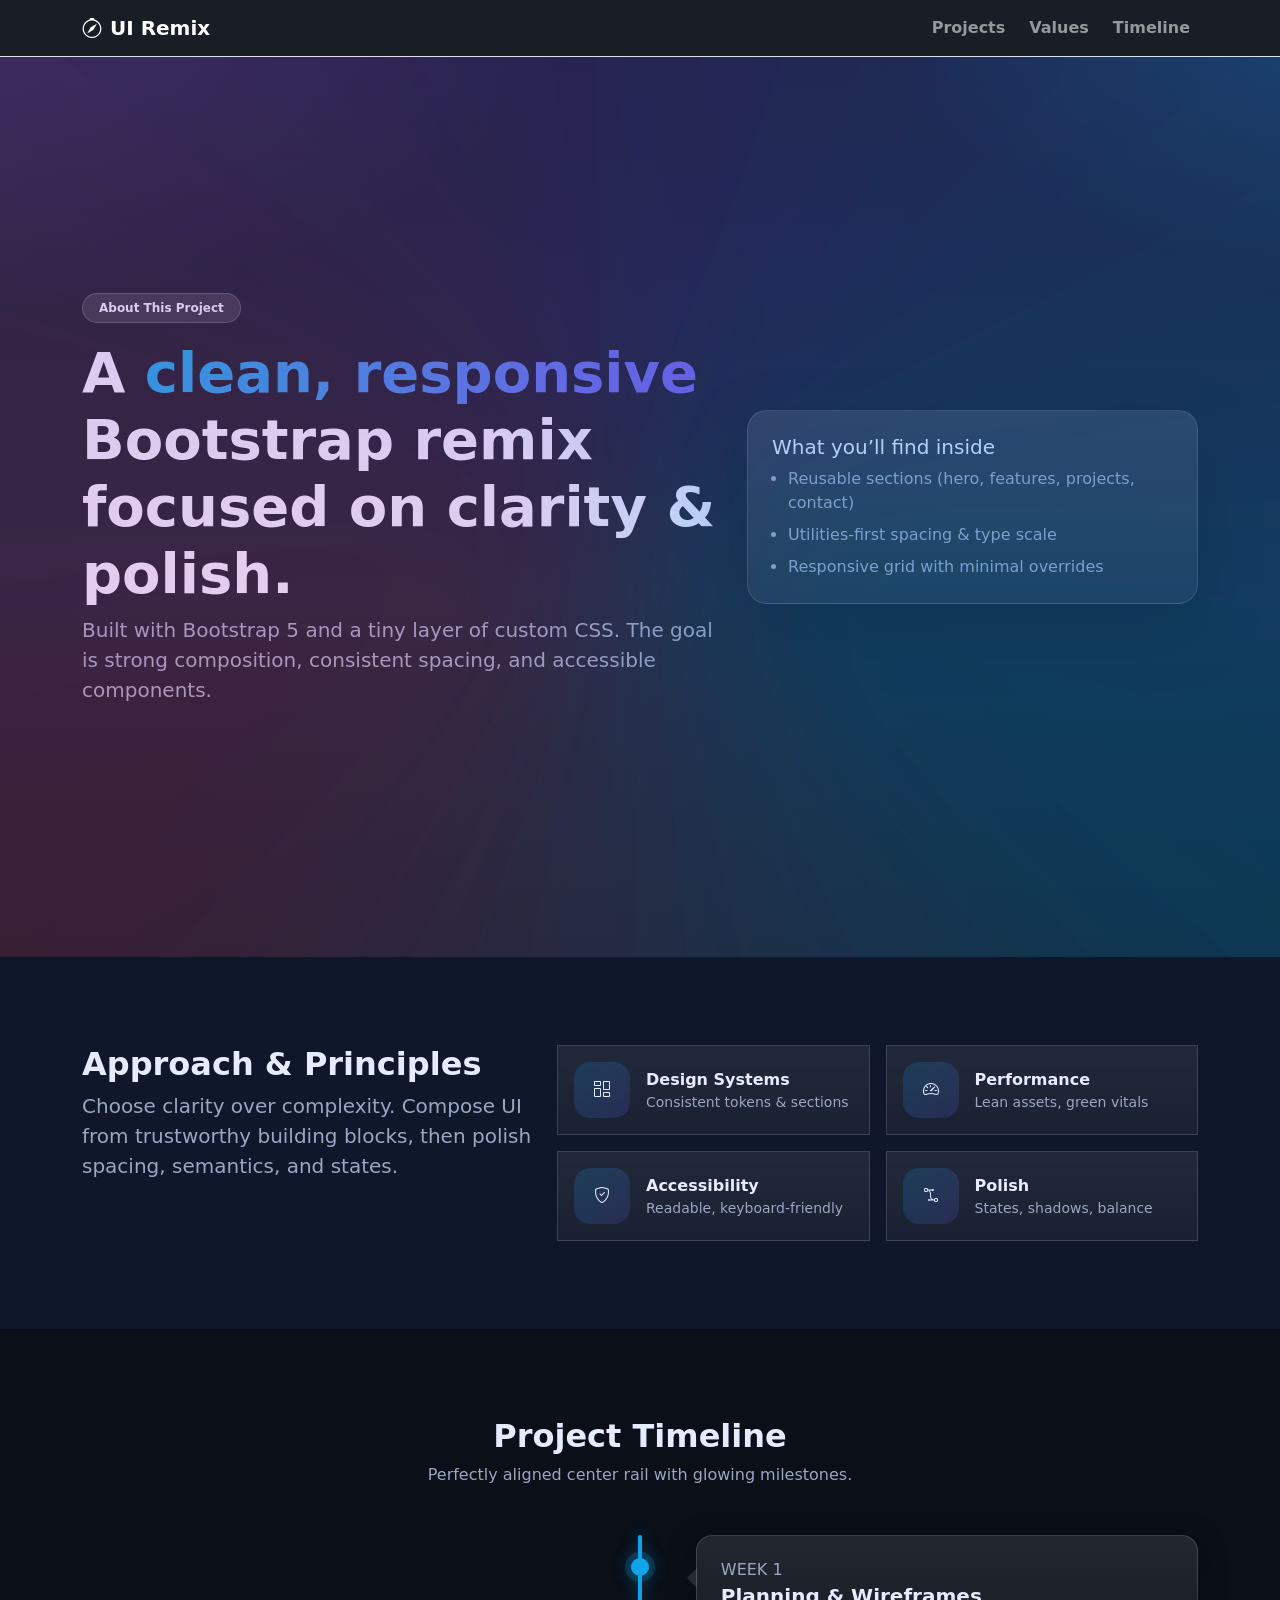
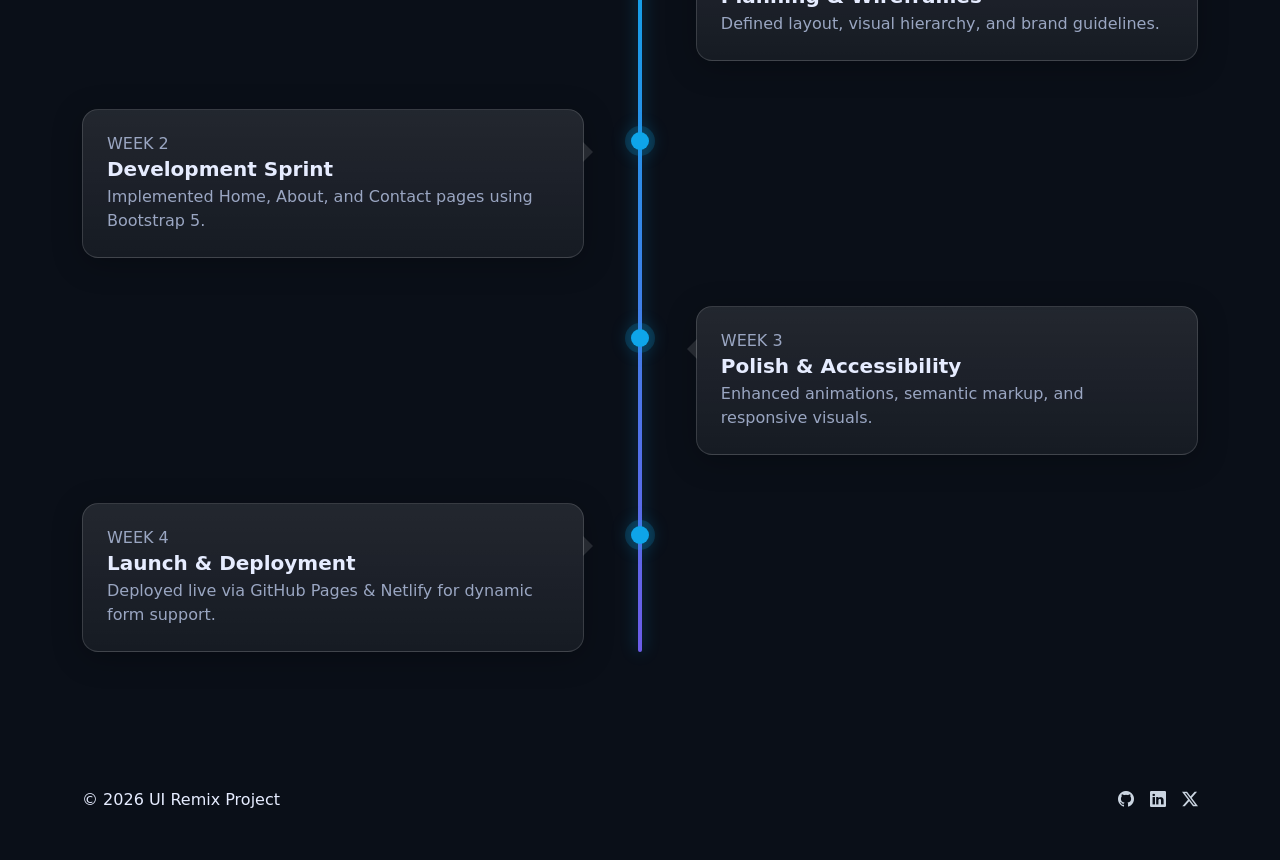
<file: about.html>
<!DOCTYPE html>
<html lang="en">
<head>
<meta charset="utf-8" />
<meta name="viewport" content="width=device-width, initial-scale=1" />
<title>About — UI Remix</title>

<!-- Bootstrap & Icons -->
<link href="https://cdn.jsdelivr.net/npm/bootstrap@5.3.3/dist/css/bootstrap.min.css" rel="stylesheet">
<link href="https://cdn.jsdelivr.net/npm/bootstrap-icons@1.11.3/font/bootstrap-icons.css" rel="stylesheet">

<style>
  :root{
    --violet:#6c5ce7;
    --cyan:#0ea5e9;
    --ink:#0b0f1a;
    --ink-2:#0f172a;
    --muted:#9aa6c2;
    --radius-xl:1.25rem;
  }
  html{scroll-behavior:smooth}
  body{font-family:Inter,system-ui,-apple-system,Segoe UI,Roboto,Ubuntu,Cantarell,Noto Sans,sans-serif;background:#0a0f18;color:#e6ecff}
  .text-weak{color:var(--muted)}
  .section{padding-block:5.5rem}

  /* NAVBAR */
  .navbar{backdrop-filter:saturate(180%) blur(10px)}
  .navbar .nav-link{font-weight:600}

  /* FULL-SCREEN HERO */
  .hero{
    min-height:100svh;
    display:grid; place-items:center;
    position:relative; overflow:hidden;
    background:
      radial-gradient(1200px 600px at -10% -10%, rgba(108,92,231,.25), transparent 60%),
      radial-gradient(1000px 580px at 110% -10%, rgba(14,165,233,.25), transparent 55%),
      linear-gradient(180deg,#0b0f1a 0%, #0f172a 60%, #0b0f1a 100%);
  }
  .hero::before,.hero::after{
    content:""; position:absolute; inset:-40%;
    background:conic-gradient(from 0deg, rgba(108,92,231,.18), rgba(14,165,233,.18), rgba(255,94,156,.12), rgba(108,92,231,.18));
    filter:blur(90px); animation:swirl 22s linear infinite;
  }
  .hero::after{animation-direction:reverse; animation-duration:28s; opacity:.7}
  @keyframes swirl{to{transform:rotate(360deg)}}

  .badge-soft{
    background:rgba(255,255,255,.12);
    border:1px solid rgba(255,255,255,.18);
    color:#e9edff;
  }
  .text-gradient{
    background:linear-gradient(90deg,var(--cyan),var(--violet));
    -webkit-background-clip:text; background-clip:text; color:transparent;
  }
  .hero-card{
    background:linear-gradient(180deg, rgba(255,255,255,.12), rgba(255,255,255,.06));
    border:1px solid rgba(255,255,255,.14);
    border-radius:var(--radius-xl);
    box-shadow:0 24px 60px rgba(0,0,0,.35);
  }

  /* CARDS */
  .card, .btn{border-radius:var(--radius-xl)}
  .card-glow{
    background:linear-gradient(180deg, rgba(255,255,255,.08), rgba(255,255,255,.04));
    border:1px solid rgba(255,255,255,.14);
    transition: transform .25s ease, box-shadow .25s ease, border-color .25s ease;
  }
  .card-glow:hover{
    transform: translateY(-6px);
    border-color: rgba(14,165,233,.45);
    box-shadow:0 26px 70px rgba(14,165,233,.12);
  }
  .icon-wrap{
    width:56px;height:56px;border-radius:16px;
    display:grid;place-items:center;
    background:linear-gradient(135deg, rgba(14,165,233,.18), rgba(108,92,231,.18));
  }

 /* === Refined Zig-Zag Timeline === */
.v-timeline{
  position:relative;
  display:flex;
  flex-direction:column;
  gap:3rem;
  margin-top:3rem;
}
.v-line{
  position:absolute;
  left:50%;
  top:0;
  bottom:0;
  width:4px;
  transform:translateX(-50%);
  background:linear-gradient(180deg,var(--cyan),var(--violet));
  border-radius:4px;
  box-shadow:0 0 16px rgba(14,165,233,.45);
  z-index:0;
}
.v-item{
  display:flex;
  align-items:flex-start;
  justify-content:space-between;
  position:relative;
  z-index:1;
}
.v-item:nth-child(even){flex-direction:row-reverse;}
.v-card{
  width:45%;
  background:linear-gradient(180deg,rgba(255,255,255,.10),rgba(255,255,255,.05));
  border:1px solid rgba(255,255,255,.14);
  border-radius:1rem;
  padding:1.5rem;
  box-shadow:0 6px 30px rgba(0,0,0,.25);
  position:relative;
}
.v-dot{
  position:absolute;
  top:2rem;
  left:50%;
  transform:translate(-50%,-50%);
  width:18px;height:18px;
  background:var(--cyan);
  border-radius:50%;
  box-shadow:0 0 0 6px rgba(14,165,233,.18),0 0 20px rgba(14,165,233,.45);
}
.v-item:nth-child(even) .v-card::after,
.v-item:nth-child(odd) .v-card::after{
  content:"";
  position:absolute;top:2rem;width:0;height:0;
  border:10px solid transparent;
}
.v-item:nth-child(odd) .v-card::after{
  right:-20px;border-left-color:rgba(255,255,255,.12);
}
.v-item:nth-child(even) .v-card::after{
  left:-20px;border-right-color:rgba(255,255,255,.12);
}
@media(max-width:992px){
  .v-line{left:16px;}
  .v-item,.v-item:nth-child(even){flex-direction:row;margin-left:1.5rem;}
  .v-card{width:100%}
  .v-dot{left:16px;}
  .v-item:nth-child(even) .v-card::after,
  .v-item:nth-child(odd) .v-card::after{display:none}
}

  /* FOOTER */
  footer{background:#0a0f18}
  footer a{color:#cbd5e1;text-decoration:none}
  footer a:hover{color:#fff}
</style>
</head>
<body>

<!-- NAVBAR -->
<nav class="navbar navbar-expand-lg navbar-dark bg-dark bg-opacity-75 sticky-top border-bottom">
  <div class="container">
    <a class="navbar-brand fw-bold" href="index.html"><i class="bi bi-compass me-2"></i>UI Remix</a>
    <button class="navbar-toggler" type="button" data-bs-toggle="collapse" data-bs-target="#nav"><span class="navbar-toggler-icon"></span></button>
    <div class="collapse navbar-collapse" id="nav">
      <ul class="navbar-nav ms-auto gap-lg-2">
        <li class="nav-item"><a class="nav-link" href="index.html#projects">Projects</a></li>
        <li class="nav-item"><a class="nav-link" href="#values">Values</a></li>
        <li class="nav-item"><a class="nav-link" href="#timeline">Timeline</a></li>
      </ul>
    </div>
  </div>
</nav>

<!-- FULL-SCREEN HERO -->
<header class="hero">
  <div class="container py-5">
    <div class="row align-items-center g-4">
      <div class="col-lg-7">
        <span class="badge badge-soft rounded-pill px-3 py-2">About This Project</span>
        <h1 class="display-4 fw-bold mt-3">
          A <span class="text-gradient">clean, responsive</span> Bootstrap remix focused on clarity & polish.
        </h1>
        <p class="lead text-weak">Built with Bootstrap 5 and a tiny layer of custom CSS. The goal is strong composition, consistent spacing, and accessible components.</p>
      </div>
      <div class="col-lg-5">
        <div class="hero-card p-4">
          <h5 class="mb-2">What you’ll find inside</h5>
          <ul class="text-weak m-0 ps-3">
            <li class="mb-2">Reusable sections (hero, features, projects, contact)</li>
            <li class="mb-2">Utilities-first spacing & type scale</li>
            <li>Responsive grid with minimal overrides</li>
          </ul>
        </div>
      </div>
    </div>
  </div>
</header>

<!-- VALUES / APPROACH -->
<section id="values" class="section" style="background:#0f172a">
  <div class="container">
    <div class="row g-4 align-items-start">
      <div class="col-lg-5">
        <h2 class="fw-bold mb-2">Approach & Principles</h2>
        <p class="lead text-weak">Choose clarity over complexity. Compose UI from trustworthy building blocks, then polish spacing, semantics, and states.</p>
      </div>
      <div class="col-lg-7">
        <div class="row g-3">
          <div class="col-sm-6">
            <div class="card-glow p-3 h-100">
              <div class="d-flex align-items-center gap-3">
                <div class="icon-wrap"><i class="bi bi-columns-gap"></i></div>
                <div><strong>Design Systems</strong><div class="text-weak small">Consistent tokens & sections</div></div>
              </div>
            </div>
          </div>
          <div class="col-sm-6">
            <div class="card-glow p-3 h-100">
              <div class="d-flex align-items-center gap-3">
                <div class="icon-wrap"><i class="bi bi-speedometer2"></i></div>
                <div><strong>Performance</strong><div class="text-weak small">Lean assets, green vitals</div></div>
              </div>
            </div>
          </div>
          <div class="col-sm-6">
            <div class="card-glow p-3 h-100">
              <div class="d-flex align-items-center gap-3">
                <div class="icon-wrap"><i class="bi bi-shield-check"></i></div>
                <div><strong>Accessibility</strong><div class="text-weak small">Readable, keyboard-friendly</div></div>
              </div>
            </div>
          </div>
          <div class="col-sm-6">
            <div class="card-glow p-3 h-100">
              <div class="d-flex align-items-center gap-3">
                <div class="icon-wrap"><i class="bi bi-bezier2"></i></div>
                <div><strong>Polish</strong><div class="text-weak small">States, shadows, balance</div></div>
              </div>
            </div>
          </div>
        </div>  
      </div>
    </div>
  </div>
</section>

<section id="timeline" class="section">
  <div class="container">
    <div class="text-center mb-5">
      <h2 class="fw-bold">Project Timeline</h2>
      <p class="text-weak">Perfectly aligned center rail with glowing milestones.</p>
    </div>

    <div class="v-timeline">
      <span class="v-line"></span>

      <div class="v-item">
        <span class="v-dot"></span>
        <div class="v-card">
          <h6 class="text-uppercase text-weak mb-1">Week 1</h6>
          <h5 class="fw-bold mb-1">Planning & Wireframes</h5>
          <p class="text-weak mb-0">Defined layout, visual hierarchy, and brand guidelines.</p>
        </div>
      </div>

      <div class="v-item">
        <span class="v-dot"></span>
        <div class="v-card">
          <h6 class="text-uppercase text-weak mb-1">Week 2</h6>
          <h5 class="fw-bold mb-1">Development Sprint</h5>
          <p class="text-weak mb-0">Implemented Home, About, and Contact pages using Bootstrap 5.</p>
        </div>
      </div>

      <div class="v-item">
        <span class="v-dot"></span>
        <div class="v-card">
          <h6 class="text-uppercase text-weak mb-1">Week 3</h6>
          <h5 class="fw-bold mb-1">Polish & Accessibility</h5>
          <p class="text-weak mb-0">Enhanced animations, semantic markup, and responsive visuals.</p>
        </div>
      </div>

      <div class="v-item">
        <span class="v-dot"></span>
        <div class="v-card">
          <h6 class="text-uppercase text-weak mb-1">Week 4</h6>
          <h5 class="fw-bold mb-1">Launch & Deployment</h5>
          <p class="text-weak mb-0">Deployed live via GitHub Pages & Netlify for dynamic form support.</p>
        </div>
      </div>

    </div>
  </div>
</section>

<!-- FOOTER -->
<footer class="py-5">
  <div class="container text-center text-md-start d-flex flex-column flex-md-row justify-content-between align-items-center gap-3">
    <div>© <span id="year"></span> UI Remix Project</div>
    <div class="d-flex gap-3">
      <a href="#"><i class="bi bi-github"></i></a>
      <a href="#"><i class="bi bi-linkedin"></i></a>
      <a href="#"><i class="bi bi-twitter-x"></i></a>
    </div>
  </div>
</footer>

<script src="https://cdn.jsdelivr.net/npm/bootstrap@5.3.3/dist/js/bootstrap.bundle.min.js"></script>
<script>document.getElementById('year').textContent=new Date().getFullYear()</script>
</body>
</html>
</file>
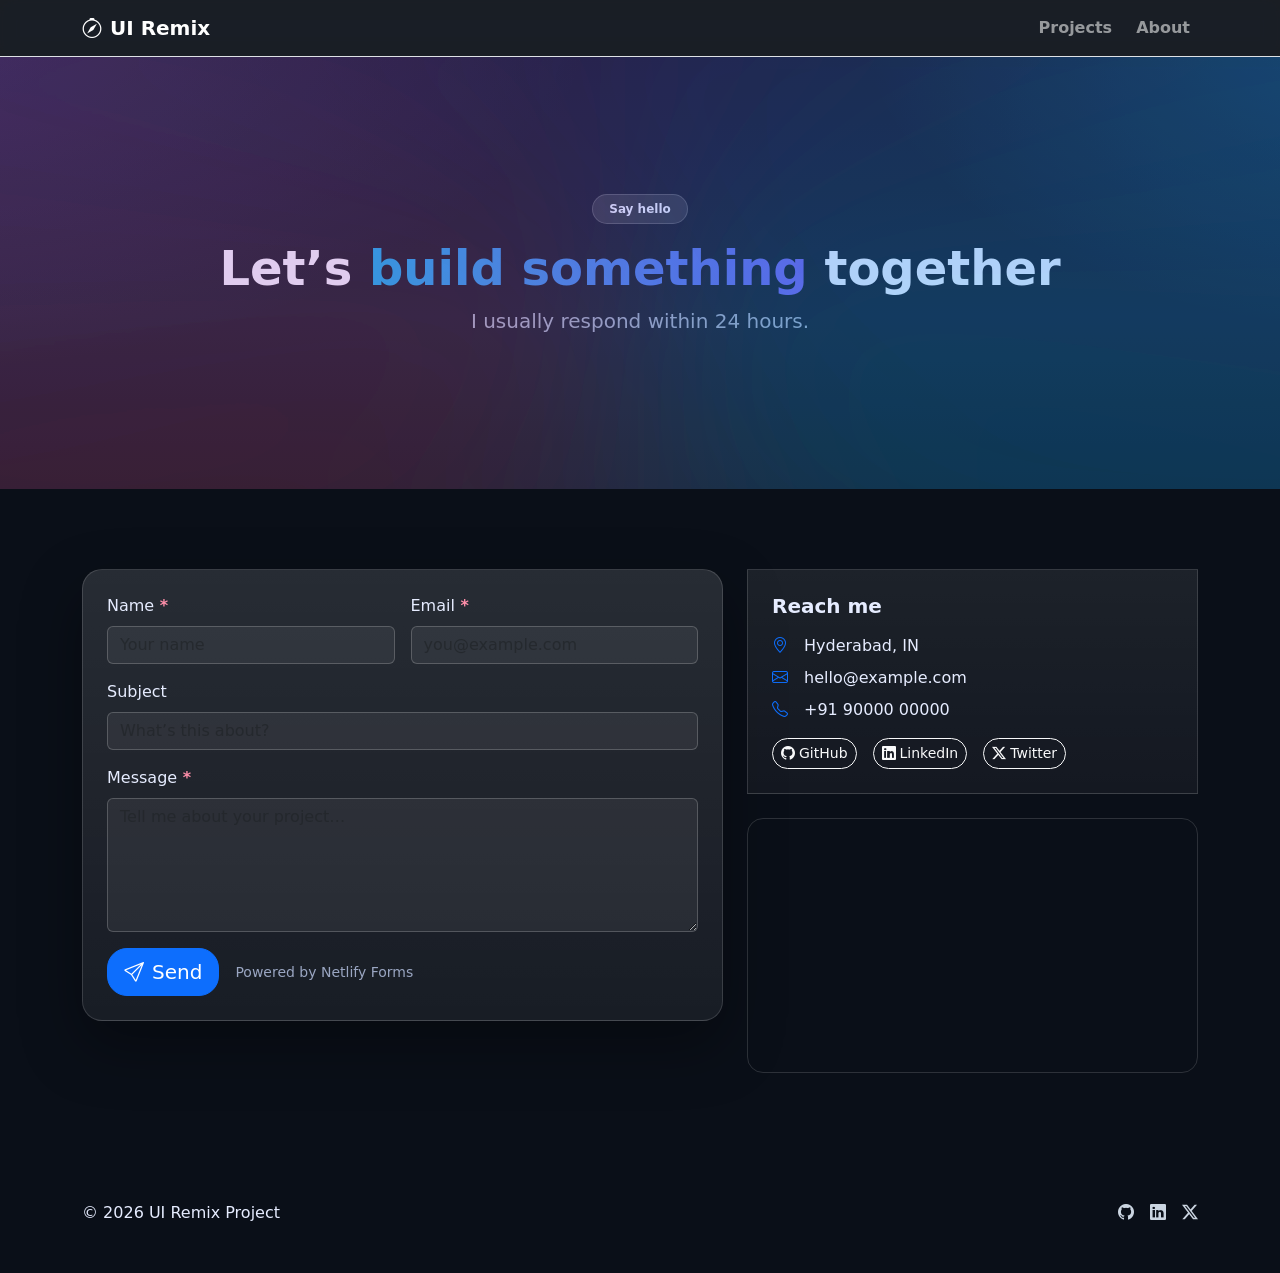
<file: contact.html>
<!DOCTYPE html>
<html lang="en">
<head>
<meta charset="utf-8" />
<meta name="viewport" content="width=device-width, initial-scale=1" />
<title>Contact — UI Remix</title>

<!-- Bootstrap & Icons -->
<link href="https://cdn.jsdelivr.net/npm/bootstrap@5.3.3/dist/css/bootstrap.min.css" rel="stylesheet">
<link href="https://cdn.jsdelivr.net/npm/bootstrap-icons@1.11.3/font/bootstrap-icons.css" rel="stylesheet">

<style>
  :root{
    --violet:#6c5ce7;
    --cyan:#0ea5e9;
    --ink:#0b0f1a;
    --ink-2:#0f172a;
    --muted:#9aa6c2;
    --radius-xl:1.25rem;
  }
  html{scroll-behavior:smooth}
  body{font-family:Inter,system-ui,-apple-system,Segoe UI,Roboto,Ubuntu,Cantarell,Noto Sans,sans-serif;background:#0a0f18;color:#e6ecff}
  .text-weak{color:var(--muted)}
  .section{padding-block:5rem}

  /* NAVBAR */
  .navbar{backdrop-filter:saturate(180%) blur(10px)}
  .navbar .nav-link{font-weight:600}

  /* HERO */
  .hero{
    min-height:48svh;
    display:grid; place-items:center;
    position:relative; overflow:hidden;
    background:
      radial-gradient(1200px 600px at -10% -10%, rgba(108,92,231,.25), transparent 60%),
      radial-gradient(1000px 580px at 110% -10%, rgba(14,165,233,.25), transparent 55%),
      linear-gradient(180deg,#0b0f1a 0%, #0f172a 60%, #0b0f1a 100%);
  }
  .hero::before,.hero::after{
    content:""; position:absolute; inset:-40%;
    background:conic-gradient(from 0deg, rgba(108,92,231,.18), rgba(14,165,233,.18), rgba(255,94,156,.12), rgba(108,92,231,.18));
    filter:blur(90px); animation:swirl 22s linear infinite;
  }
  .hero::after{animation-direction:reverse; animation-duration:28s; opacity:.7}
  @keyframes swirl{to{transform:rotate(360deg)}}
  .text-gradient{
    background:linear-gradient(90deg,var(--cyan),var(--violet));
    -webkit-background-clip:text; background-clip:text; color:transparent;
  }
  .badge-soft{
    background:rgba(255,255,255,.12);
    border:1px solid rgba(255,255,255,.18);
    color:#e9edff;
  }

  /* CARDS */
  .card, .btn{border-radius:var(--radius-xl)}
  .glass{
    background:linear-gradient(180deg, rgba(255,255,255,.12), rgba(255,255,255,.06));
    border:1px solid rgba(255,255,255,.14);
    border-radius:var(--radius-xl);
    box-shadow:0 24px 60px rgba(0,0,0,.35);
  }
  .card-glow{
    background:linear-gradient(180deg, rgba(255,255,255,.08), rgba(255,255,255,.04));
    border:1px solid rgba(255,255,255,.14);
    transition: transform .25s ease, box-shadow .25s ease, border-color .25s ease;
  }
  .card-glow:hover{
    transform: translateY(-6px);
    border-color: rgba(14,165,233,.45);
    box-shadow:0 26px 70px rgba(14,165,233,.12);
  }

  /* FORM */
  .form-control, .form-select{background:rgba(255,255,255,.06); border-color:rgba(255,255,255,.2); color:#e6ecff}
  .form-control:focus, .form-select:focus{border-color:#46b2ff; box-shadow:0 0 0 .2rem rgba(14,165,233,.25)}
  .required::after{content:" *"; color:#ff8faa; font-weight:700}

  /* MAP */
  .map-wrap{border-radius:1rem; overflow:hidden; border:1px solid rgba(255,255,255,.14)}

  /* FOOTER */
  footer{background:#0a0f18}
  footer a{color:#cbd5e1;text-decoration:none}
  footer a:hover{color:#fff}
</style>
</head>
<body>

<!-- NAVBAR -->
<nav class="navbar navbar-expand-lg navbar-dark bg-dark bg-opacity-75 sticky-top border-bottom">
  <div class="container">
    <a class="navbar-brand fw-bold" href="index.html"><i class="bi bi-compass me-2"></i>UI Remix</a>
    <button class="navbar-toggler" type="button" data-bs-toggle="collapse" data-bs-target="#nav"><span class="navbar-toggler-icon"></span></button>
    <div class="collapse navbar-collapse" id="nav">
      <ul class="navbar-nav ms-auto gap-lg-2">
        <li class="nav-item"><a class="nav-link" href="index.html#projects">Projects</a></li>
        <li class="nav-item"><a class="nav-link" href="about.html">About</a></li>
      </ul>
    </div>
  </div>
</nav>

<!-- HERO -->
<header class="hero">
  <div class="container py-5 text-center">
    <span class="badge badge-soft rounded-pill px-3 py-2">Say hello</span>
    <h1 class="display-5 fw-bold mt-3">Let’s <span class="text-gradient">build something</span> together</h1>
    <p class="lead text-weak">I usually respond within 24 hours.</p>
  </div>
</header>

<!-- CONTACT SECTION -->
<section class="section">
  <div class="container">
    <div class="row g-4">
      <!-- Form -->
      <div class="col-lg-7">
        <form name="contact" method="POST" data-netlify="true" netlify-honeypot="bot-field" class="glass p-4">
          <input type="hidden" name="form-name" value="contact">
          <p class="d-none"><label>Don’t fill this: <input name="bot-field"></label></p>

          <div class="row g-3">
            <div class="col-md-6">
              <label class="form-label required">Name</label>
              <input type="text" class="form-control" name="name" placeholder="Your name" required>
            </div>
            <div class="col-md-6">
              <label class="form-label required">Email</label>
              <input type="email" class="form-control" name="email" placeholder="you@example.com" required>
            </div>
            <div class="col-12">
              <label class="form-label">Subject</label>
              <input type="text" class="form-control" name="subject" placeholder="What’s this about?">
            </div>
            <div class="col-12">
              <label class="form-label required">Message</label>
              <textarea class="form-control" name="message" rows="5" placeholder="Tell me about your project…" required></textarea>
            </div>
            <div class="col-12 d-flex align-items-center gap-3">
              <button class="btn btn-primary btn-lg" type="submit"><i class="bi bi-send me-2"></i>Send</button>
              <small class="text-weak">Powered by Netlify Forms</small>
            </div>
          </div>
        </form>
      </div>

      <!-- Contact Info + Map -->
      <div class="col-lg-5">
        <div class="card-glow p-4 mb-4">
          <h5 class="fw-bold mb-3">Reach me</h5>
          <div class="d-flex align-items-center mb-2"><i class="bi bi-geo-alt text-primary me-3"></i> Hyderabad, IN</div>
          <div class="d-flex align-items-center mb-2"><i class="bi bi-envelope text-primary me-3"></i> hello@example.com</div>
          <div class="d-flex align-items-center mb-2"><i class="bi bi-telephone text-primary me-3"></i> +91 90000 00000</div>
          <div class="d-flex gap-3 mt-3">
            <a class="btn btn-outline-light btn-sm" href="#"><i class="bi bi-github me-1"></i>GitHub</a>
            <a class="btn btn-outline-light btn-sm" href="#"><i class="bi bi-linkedin me-1"></i>LinkedIn</a>
            <a class="btn btn-outline-light btn-sm" href="#"><i class="bi bi-twitter-x me-1"></i>Twitter</a>
          </div>
        </div>
        <div class="map-wrap ratio ratio-16x9">
          <iframe
            src="https://www.google.com/maps?q=Hyderabad&output=embed"
            title="Map — Hyderabad"
            loading="lazy"
            referrerpolicy="no-referrer-when-downgrade">
          </iframe>
        </div>
      </div>
    </div>
  </div>
</section>

<!-- FOOTER -->
<footer class="py-5">
  <div class="container text-center text-md-start d-flex flex-column flex-md-row justify-content-between align-items-center gap-3">
    <div>© <span id="year"></span> UI Remix Project</div>
    <div class="d-flex gap-3">
      <a href="#"><i class="bi bi-github"></i></a>
      <a href="#"><i class="bi bi-linkedin"></i></a>
      <a href="#"><i class="bi bi-twitter-x"></i></a>
    </div>
  </div>
</footer>

<script src="https://cdn.jsdelivr.net/npm/bootstrap@5.3.3/dist/js/bootstrap.bundle.min.js"></script>
<script>document.getElementById('year').textContent=new Date().getFullYear()</script>
</body>
</html>
</file>
